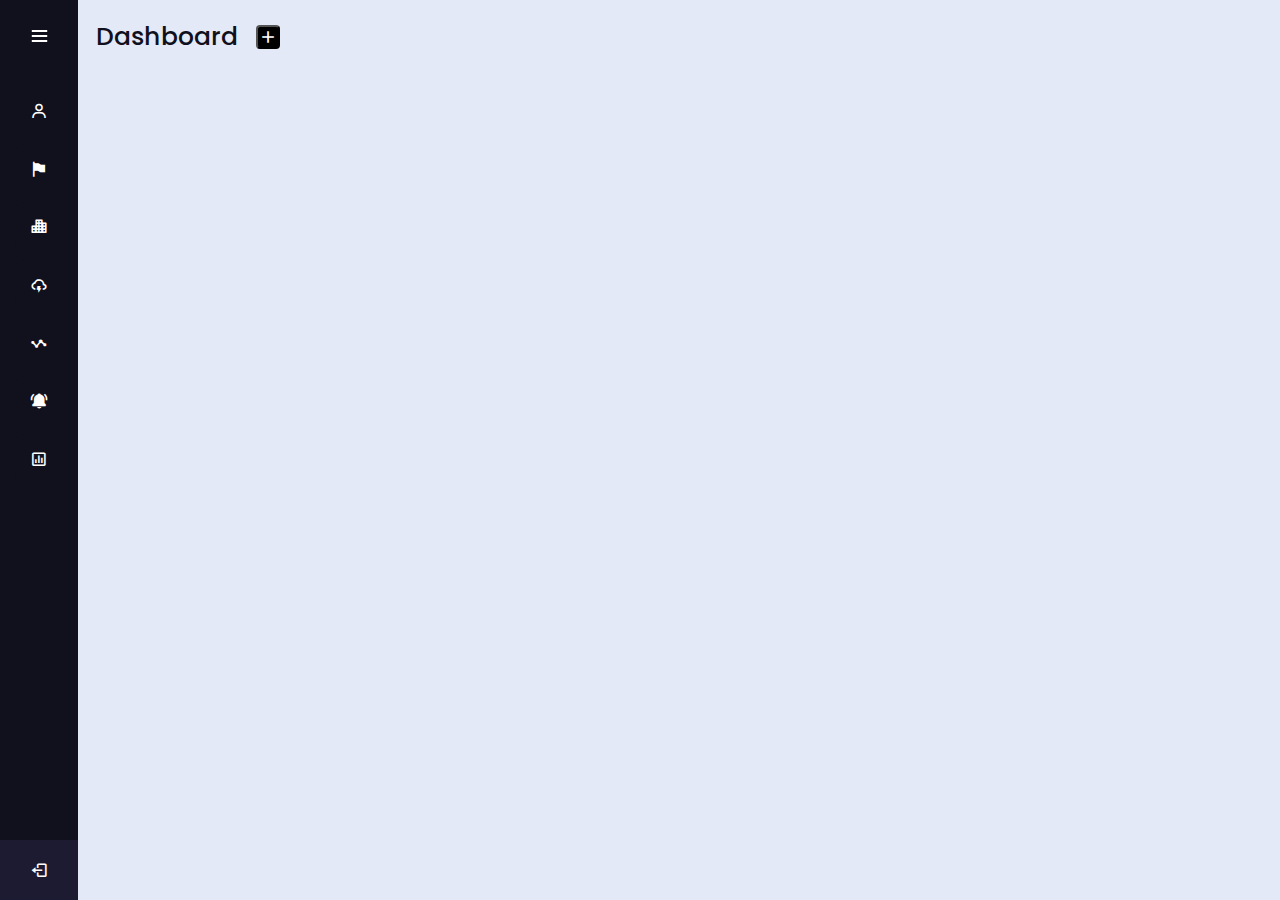
<file: admin.html>
<!DOCTYPE html>
<!-- Created by CodingLab |www.youtube.com/CodingLabYT-->
<html lang="en" dir="ltr">
  <head>
    <meta charset="UTF-8">
    <title> Admin Control </title>
    <link rel="stylesheet" href="admin.css">
    <!-- Boxicons CDN Link -->
    <link href='https://unpkg.com/boxicons@2.0.7/css/boxicons.min.css' rel='stylesheet'>
    <link href="https://fonts.googleapis.com/icon?family=Material+Icons" rel="stylesheet">
     <meta name="viewport" content="width=device-width, initial-scale=1.0">
     <style>
         table {
        width: 100%;
        border-collapse: collapse;
        font-family: Arial, sans-serif;
    }
    th, td {
        border: 1px solid #dddddd;
        text-align: left;
        padding: 8px;
    }
    th {
        background-color: #f2f2f2;
    }
    tr:nth-child(even) {
        background-color: #f2f2f2;
    }
    tr:hover {
        background-color: #ddd;
    }
     </style>
   </head>
<body>
  <div class="sidebar">
    <div class="logo-details">
      <!--<i class='bx bxl-skype' ></i>-->
        <div class="logo_name">SkyWatcher</div>
        <i class='bx bx-menu' id="btn" ></i>
    </div>
    <ul class="nav-list">
      <li style="display: none;">
          <i class='bx bx-search' ></i>
         <input type="text" placeholder="Search...">
         <span class="tooltip">Search</span>
      </li>
      <li style="display: none;">
        <a href="#" data-action="Dashboard">
          <i class='bx bx-grid-alt'></i>
          <span class="links_name">Dashboard</span>
        </a>
         <span class="tooltip">Dashboard</span>
      </li>
      <li>
       <a href="#" data-action="users">
         <i class='bx bx-user' ></i>
         <span class="links_name">Users</span>
       </a>
       <span class="tooltip">Users</span>
     </li>
     <li>
       <a href="#" data-action="country">
        <i class='bx bxs-flag-alt' ></i>
         <span class="links_name">Country</span>
       </a>
       <span class="tooltip">Country</span>
     </li>
     <li>
       <a href="#" data-action="city">
        <i class='bx bxs-city' ></i>
         <span class="links_name">City</span>
       </a>
       <span class="tooltip">City</span>
     </li>
     <li>
       <a href="#" data-action="weatherd">
        <i class='bx bx-cloud-lightning' ></i>
         <span class="links_name">Weather Details</span>
       </a>
       <span class="tooltip">Weather Details</span>
     </li>
     <li>
       <a href="#" data-action="forecasts">
        <i class='bx bx-stats' ></i>
         <span class="links_name">Forecasts</span>
       </a>
       <span class="tooltip">Forecasts</span>
     </li>
     <li>
       <a href="#" data-action="alerts">
        <i class='bx bxs-bell-ring' ></i>
         <span class="links_name">Alerts</span>
       </a>
       <span class="tooltip">Alerts</span>
     </li>
     <li>
       <a href="#" data-action="conditions">
        <i class='bx bx-bar-chart-square'></i>
         <span class="links_name">Conditions</span>
       </a>
       <span class="tooltip">Conditions</span>
     </li>
     <li class="profile">
         <div class="profile-details">
           <!--<img src="profile.jpg" alt="profileImg">-->
           <div class="name_job">
             <div class="name">Soham Shah</div>
             <div class="job">Student</div>
           </div>
         </div>
         <i class='bx bx-log-out' id="log_out" ></i>
     </li>
    </ul>
  </div>
  <section class="home-section">
    <div class="horizontal">
      <div class="text" id="tit">Dashboard</div>
      <button class="icon" style="background-color: black; border-radius: 4px;" onclick="forward()">add</button>
    </div>
<table id="dataTable" border="1">
  <thead>
    <tr id="tableHeader"></tr>
  </thead>
  <tbody id="tableBody"></tbody>
</table>

  </section>
  <script>
  let sidebar = document.querySelector(".sidebar");
  let closeBtn = document.querySelector("#btn");
  let searchBtn = document.querySelector(".bx-search");
  const queryString = window.location.search;

const urlParams = new URLSearchParams(queryString);

const admin = urlParams.get('admin');
const user = urlParams.get('user');

function forward()
{
    window.location.href = `popup.html?admin=yes&user=${user}`;
}

function createHeaderRow(data) {
    const tableHeader = document.getElementById("dataTable").querySelector("thead");
    tableHeader.innerHTML = ""; // Clear any existing headers

    if (data.length > 0) {
        const headers = ["Sr", ...Object.keys(data[0]), "Actions"]; // Add row number and actions headers
        const headerRow = document.createElement("tr");

        headers.forEach(header => {
            const th = document.createElement("th");
            th.textContent = header; // Set header text
            headerRow.appendChild(th);
        });

        // Append the header row to the thead
        tableHeader.appendChild(headerRow);
    }
}

function updateTable(data, currentTable) {
    // Update header row
    createHeaderRow(data);
    
    const tableBody = document.getElementById("dataTable").querySelector("tbody");
    tableBody.innerHTML = ""; // Clear any existing rows

    data.forEach((item, index) => {
        const row = document.createElement("tr");

        // Create and append row number cell
        const rowNumberCell = document.createElement("td");
        rowNumberCell.textContent = index + 1; // Row number starts at 1
        row.appendChild(rowNumberCell);

        // Create table cells for data
        Object.values(item).forEach((value) => {
            const cell = document.createElement("td");
            cell.textContent = value;
            row.appendChild(cell);
        });

        // Create and append delete icon cell
        const deleteCell = document.createElement("td");
        const deleteIcon = document.createElement("span");
        deleteIcon.textContent = "🗑️"; // Unicode trash bin icon
        deleteIcon.style.cursor = "pointer";
        deleteIcon.addEventListener("click", () => deleteRow(index, Object.values(item)[0], currentTable)); // Pass index, column value, and table name
        deleteCell.appendChild(deleteIcon);
        row.appendChild(deleteCell);

        // Append the row to the table body
        tableBody.appendChild(row);
    });
}

// Function to delete a row based on index, column value, and current table
function deleteRow(rowIndex, columnValue, currentTable) {
    // Define dynamic action based on the current table
    const action = `delete${currentTable}`;

    // Send POST request to admin.php
    fetch('admin.php', {
        method: 'POST',
        headers: {
            'Content-Type': 'application/x-www-form-urlencoded'
        },
        body: new URLSearchParams({
            action: action,     // Dynamic action based on the current table
            index: rowIndex,
            value: columnValue  // Include the adjacent column value
        })
    })
    .then(response => response.text())
    .then(data => {
        console.log(data); // Log the response from the server

        // Remove the row from the table in the DOM
        const tableBody = document.getElementById("dataTable").querySelector("tbody");
        tableBody.deleteRow(rowIndex);
    })
    .catch(error => console.error('Error:', error));
}

function getdata(action) {
    fetch(`admin.php?action=${action}`)
    .then(response => response.json()) 
    .then(data => {
        console.log(data);
        updateTable(data);
        // Additional code to dynamically display the table with `data` can be added here
    })
    .catch(error => console.error('Error:', error));
}

  document.getElementById('log_out').addEventListener('click', function()
    {
        window.location.href = `index.html?admin=yes&user=${user}`;
    });

  closeBtn.addEventListener("click", ()=>{
    sidebar.classList.toggle("open");
    menuBtnChange();//calling the function(optional)
  });

  searchBtn.addEventListener("click", ()=>{ // Sidebar open when you click on the search iocn
    sidebar.classList.toggle("open");
    menuBtnChange(); //calling the function(optional)
  });

  document.querySelectorAll('.nav-list a').forEach(item => {
    item.addEventListener('click', event => {
      event.preventDefault(); // Prevent default link behavior
      const action = item.getAttribute('data-action');
      getdata(action); // Call getdata with the action value
    });
  });

  // following are the code to change sidebar button(optional)
  function menuBtnChange() {
   if(sidebar.classList.contains("open")){
     closeBtn.classList.replace("bx-menu", "bx-menu-alt-right");//replacing the iocns class
   }else {
     closeBtn.classList.replace("bx-menu-alt-right","bx-menu");//replacing the iocns class
   }
  }
  </script>
</body>
</html>
</file>
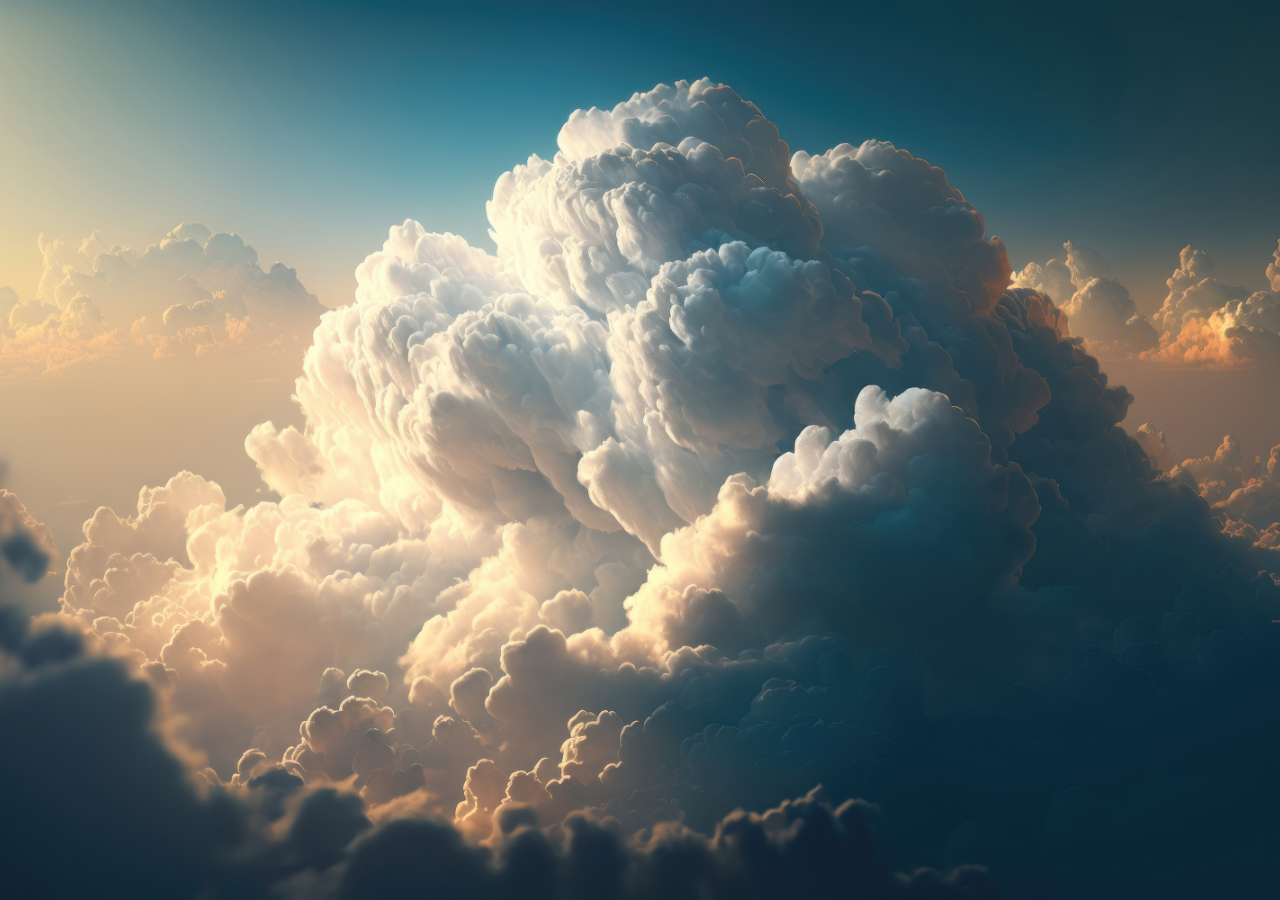
<file: lightning.html>
<!DOCTYPE html>
<html lang="en">
<head>
  <meta charset="UTF-8">
  <meta http-equiv="X-UA-Compatible" content="IE=edge">
  <meta name="viewport" content="width=device-width, initial-scale=1.0">
  <title>SkyWatcher</title>
  <style>
    body {
      margin: 0;
      padding: 0;
      min-height: 100vh;
      background-image: url('Images/cloudy.jpg'); /* Your background image */
      background-size: cover;
      background-position: center;
      position: relative;
      overflow: hidden;
    }

    /* Lightning effect */
    .lightning-effect::before {
      content: "";
      position: absolute;
      width: 100%;
      height: 100%;
      background-image: url('Images/lightining.png'); /* Use the main lightning image */
      top: 0;
      left: 0;
      animation: lightning 4s linear infinite;
      opacity: 0;
    }

    @keyframes lightning {
      0%, 20%, 30%, 100% {
        opacity: 0;
      }
      21%, 31% {
        opacity: 1;
      }
      25%, 35% {
        opacity: 0;
      }
    }
  </style>
</head>
<body>
  <!-- Lightning effect container -->
  <div class="lightning-effect"></div>

  <script>
    // You can add the random lightning code here if needed,
    // Or use just the CSS-based effect if you're only showing one lightning image.
  </script>
</body>
</html>
</file>
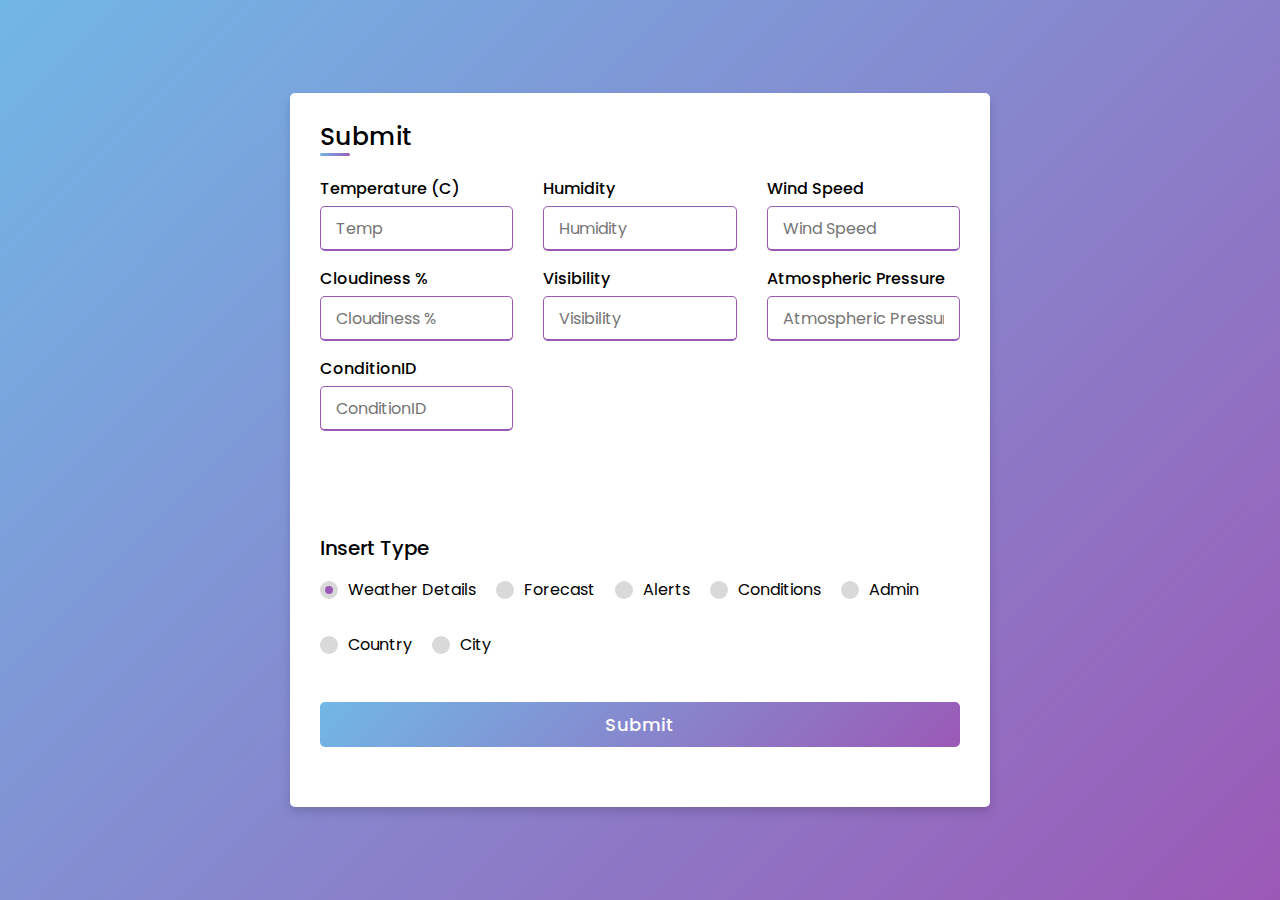
<file: popup.html>
<!DOCTYPE html>
<html lang="en" dir="ltr">
<head>
  <meta charset="UTF-8">
  <meta name="viewport" content="width=device-width, initial-scale=1.0">
  <title> Add a Record </title>
  <link rel="stylesheet" href="pop.css">
</head>
<body>

  <div class="container">
    <div class="title">Submit</div>
    <div class="content">
      <form action="popup.php" method="POST" id="submitform">
        <input type="hidden" name="action" value="Weather Details" id="a">
        <input type="hidden" name="iconcode" value="0" id="iconc">
        <div class="user-details">
        
          <div class="input-box" id="temp">
            <span class="details">Temperature (C)</span>
            <input type="number" placeholder="Temp" name="temp">
          </div>

          <div class="input-box" id="humid">
            <span class="details">Humidity</span>
            <input type="number" placeholder="Humidity" name="humid">
          </div>

          <div class="input-box" id="windspeed">
            <span class="details">Wind Speed</span>
            <input type="number" placeholder="Wind Speed" name="windspeed">
          </div>

          <div class="input-box" id="countryname">
            <span class="details">Country Name</span>
            <input type="name" placeholder="Country Name" name="countryname">
          </div>

          <div class="input-box" id="latitude">
            <span class="details">Latitude</span>
            <input type="number" step="0.02" placeholder="Latitutde" name="latitude">
          </div>

          <div class="input-box" id="longitude">
            <span class="details">Longitude</span>
            <input type="number" step="0.01" placeholder="Longitude" name="longitude">
          </div>

          <div class="input-box" id="countryid">
            <span class="details">CountryID</span>
            <input type="number" placeholder="Country ID" name="countryid">
          </div>

          <div class="input-box" id="timeselect">
            <span class="details">Time</span>
            <input type="time" placeholder="Time" name="timeselect">
          </div>

          <div class="input-box" id="state">
            <span class="details">State</span>
            <input type="name" placeholder="State" name="state">
          </div>

          <div class="input-box" id="cityname">
            <span class="details">City Name</span>
            <input type="name" placeholder="City Name" name="cityname">
          </div>

          <div class="input-box" id="cloud">
            <span class="details">Cloudiness %</span>
            <input type="number" placeholder="Cloudiness %" name="cloudiness">
          </div>

          <div class="input-box" id="visible">
            <span class="details">Visibility</span>
            <input type="number" placeholder="Visibility" name="visibility">
          </div>

          <div class="input-box" id="pressure">
            <span class="details">Atmospheric Pressure</span>
            <input type="number" placeholder="Atmospheric Pressure" name="pressure">
          </div>

          <div class="input-box" id="cityid">
            <span class="details">CityID</span>
            <input type="number" placeholder="CityID" name="cityid">
          </div>

          <div class="input-box" id="conditionid">
            <span class="details">ConditionID</span>
            <input type="number" placeholder="ConditionID" name="conditionid">
          </div>

          <div class="input-box" id="weatherid">
            <span class="details">WeatherID</span>
            <input type="number" placeholder="WeatherID" name="weatherid">
          </div>

          <div class="input-box" id="date">
            <span class="details">Date</span>
            <input type="date" placeholder="" name="wdate">
          </div>

          <div class="input-box" id="username">
            <span class="details">Username</span>
            <input type="name" placeholder="Username" name="username">
          </div>

          <div class="input-box" id="password">
            <span class="details">Password</span>
            <input type="name" placeholder="Password" name="password">
          </div>

          <div class="input-box" id="firstname">
            <span class="details">FirstName</span>
            <input type="name" placeholder="FirstName" name="firstname">
          </div>
          
          <div class="input-box" id="lastname">
            <span class="details">LastName</span>
            <input type="name" placeholder="LastName" name="lastname">
          </div>
        </div>

        <div style="display: flex; gap: 50px;">
        <div class="select-box" id="conditiontype">
            <select name="sconditiontype" id="sconditiontype" onchange="optionChanged()">
              <option hidden>Condition Type</option>
              <option value="Rain">Rain</option>
              <option value="Breeze">Breeze</option>
              <option value="Snow">Snow</option>
              <option value="Drizzle">Drizzle</option>
              <option value="Thunder">Thunder</option>
              <option value="Clouds">Cloudy</option>
              <option value="Clear Sky">Clear Sky</option>
            </select>
          </div>

          <div class="select-box" id="alerttype">
            <select name="salerttype">
              <option hidden>Alert Type</option>
              <option value="Flood">Flood</option>
              <option value="Warning">Warning</option>
              <option value="Earthquake">Earthquake</option>
            </select>
          </div>
        </div>
        <br>

        <div class="conditions">
            <div class="input-box" id="conditionexp">
                <span class="details">Condition Explanation</span>
                <input type="text" placeholder="Summary" name="conditionexp" >
              </div>
        </div>

        <br>
        <div class="conditions">
            <div class="input-box" id="alertdesc">
                <span class="details">Alert description</span>
                <input type="text" placeholder="Description of Alert" name="alertdes">
              </div>
        </div>

        <br>
        
        <div class="gender-details">
            <input type="radio" name="insertType" id="dot-1" value="Weather Details" checked>
            <input type="radio" name="insertType" id="dot-2" value="Forecast">
            <input type="radio" name="insertType" id="dot-3" value="Alerts">
            <input type="radio" name="insertType" id="dot-4" value="Conditions">
            <input type="radio" name="insertType" id="dot-5" value="Admin">
            <input type="radio" name="insertType" id="dot-6" value="Country">
            <input type="radio" name="insertType" id="dot-7" value="City">
            <span class="gender-title">Insert Type</span>
            <div class="category">
              <label for="dot-1">
                <span class="dot one"></span>
                <span class="gender">Weather Details</span>
              </label>
              <label for="dot-2">
                <span class="dot two"></span>
                <span class="gender">Forecast</span>
              </label>
              <label for="dot-3">
                <span class="dot three"></span>
                <span class="gender">Alerts</span>
              </label>
              <label for="dot-4">
                <span class="dot four"></span>
                <span class="gender">Conditions</span>
              </label>
              <label for="dot-5">
                <span class="dot five"></span>
                <span class="gender">Admin</span>
              </label>
              <label for="dot-6">
                <span class="dot six"></span>
                <span class="gender">Country</span>
              </label>
              <label for="dot-7">
                <span class="dot seven"></span>
                <span class="gender">City</span>
              </label>
            </div>
          </div>

        <div class="button">
          <input type="submit" value="Submit">
        </div>
      </form>
    </div>
  </div>

  <script>
    var action = "weatherdetails";
    document.addEventListener('DOMContentLoaded', function() {

      showeather();
    // Get all radio buttons with the name 'insertType'
    document.getElementById('submitform').addEventListener('submit', function(e) {
      e.preventDefault(); // Prevent the form from submitting the traditional way
      
      const formData = new FormData(this); // Capture form data

      // Make the fetch request to the PHP file
      fetch('popup.php', {
        method: 'POST',
        body: formData,
      })
      .then(response => response.text())
      .then(data => {
        // You can now handle the response from the PHP file here
        console.log(data); // For debugging, check what the server returns
        alert("Record Inserted Successfully!"); // Provide feedback to the user
      })
      .catch(error => {
        console.error('Error:', error);
        alert("Failed to Insert Record");
      });
    });

    const radioButtons = document.querySelectorAll('input[name="insertType"]');
    var selected = "";

    const checkedRadio = document.querySelector('input[name="insertType"]:checked');
    if (checkedRadio) {
        checkedRadio.dispatchEvent(new Event('change'));  // Trigger the event on page load
    }
    // Add event listeners to each radio button
    radioButtons.forEach(radio => {
      radio.addEventListener('change', function() {
        document.getElementById('humid').style.display = 'block';
        document.getElementById('temp').style.display = 'block';
        document.getElementById('cloud').style.display = 'block';
        document.getElementById('visible').style.display = 'block';
        document.getElementById('pressure').style.display = 'block';
        document.getElementById('cityid').style.display = 'block';
        document.getElementById('conditionid').style.display = 'block';
        document.getElementById('weatherid').style.display = 'block';
        document.getElementById('windspeed').style.display = 'block';
        document.getElementById('conditionexp').style.display = 'block';
        document.getElementById('alertdesc').style.display = 'block';
        document.getElementById('conditiontype').style.display = 'block';
        document.getElementById('alerttype').style.display = 'block';
        document.getElementById('date').style.display = 'block';
        document.getElementById('countryid').style.display = 'block';
        document.getElementById('cityname').style.display = 'block';
        document.getElementById('latitude').style.display = 'block';
        document.getElementById('longitude').style.display = 'block';
        document.getElementById('state').style.display = 'block';
        document.getElementById('countryname').style.display = 'block';
        document.getElementById('timeselect').style.display = 'block';
        document.getElementById('firstname').style.display = 'block';
        document.getElementById('lastname').style.display = 'block';
        document.getElementById('username').style.display = 'block';
        document.getElementById('password').style.display = 'block';
        action = this.value;
        document.getElementById('a').value = action;
        if (this.checked) {
          selected = this.value;
          console.log(selected == "Weather Details");
          if(selected == "Weather Details")
          {
            showeather();
          }
          else if(selected == "Conditions")
          {
            document.getElementById('humid').style.display = 'none';
        document.getElementById('temp').style.display = 'none';
        document.getElementById('cloud').style.display = 'none';
        document.getElementById('visible').style.display = 'none';
        document.getElementById('pressure').style.display = 'none';
        document.getElementById('cityid').style.display = 'none';
        document.getElementById('conditionid').style.display = 'none';
        document.getElementById('weatherid').style.display = 'none';
        document.getElementById('windspeed').style.display = 'none';
        document.getElementById('alerttype').style.display = 'none';
        document.getElementById('alertdesc').style.display = 'none';
        document.getElementById('date').style.display = 'none';
        document.getElementById('countryid').style.display = 'none';
        document.getElementById('cityname').style.display = 'none';
        document.getElementById('latitude').style.display = 'none';
        document.getElementById('longitude').style.display = 'none';
        document.getElementById('state').style.display = 'none';
        document.getElementById('countryname').style.display = 'none';
        document.getElementById('timeselect').style.display = 'none';
        document.getElementById('firstname').style.display = 'none';
        document.getElementById('lastname').style.display = 'none';
        document.getElementById('username').style.display = 'none';
        document.getElementById('password').style.display = 'none';
          }
          else if(selected == "Alerts")
          {
            document.getElementById('humid').style.display = 'none';
        document.getElementById('temp').style.display = 'none';
        document.getElementById('cloud').style.display = 'none';
        document.getElementById('visible').style.display = 'none';
        document.getElementById('pressure').style.display = 'none';
        document.getElementById('conditionid').style.display = 'none';
        document.getElementById('weatherid').style.display = 'none';
        document.getElementById('windspeed').style.display = 'none';
        document.getElementById('conditionexp').style.display = 'none';
        document.getElementById('conditiontype').style.display = 'none';
        document.getElementById('date').style.display = 'none';
        document.getElementById('countryid').style.display = 'none';
        document.getElementById('cityname').style.display = 'none';
        document.getElementById('latitude').style.display = 'none';
        document.getElementById('longitude').style.display = 'none';
        document.getElementById('state').style.display = 'none';
        document.getElementById('countryname').style.display = 'none';
        document.getElementById('timeselect').style.display = 'none';
        document.getElementById('firstname').style.display = 'none';
        document.getElementById('lastname').style.display = 'none';
        document.getElementById('username').style.display = 'none';
        document.getElementById('password').style.display = 'none';
          }
        else if(selected == "Forecast")
        {
          document.getElementById('humid').style.display = 'none';
        document.getElementById('temp').style.display = 'none';
        document.getElementById('cloud').style.display = 'none';
        document.getElementById('visible').style.display = 'none';
        document.getElementById('pressure').style.display = 'none';
        document.getElementById('alerttype').style.display = 'none';
        document.getElementById('alertdesc').style.display = 'none';
        document.getElementById('windspeed').style.display = 'none';
        document.getElementById('conditionexp').style.display = 'none';
        document.getElementById('conditiontype').style.display = 'none';
        document.getElementById('conditionid').style.display = 'none';
        document.getElementById('countryid').style.display = 'none';
        document.getElementById('cityname').style.display = 'none';
        document.getElementById('latitude').style.display = 'none';
        document.getElementById('longitude').style.display = 'none';
        document.getElementById('state').style.display = 'none';
        document.getElementById('countryname').style.display = 'none';
        document.getElementById('firstname').style.display = 'none';
        document.getElementById('lastname').style.display = 'none';
        document.getElementById('username').style.display = 'none';
        document.getElementById('password').style.display = 'none';
        }
        else if(selected == "Admin")
        {
          document.getElementById('humid').style.display = 'none';
        document.getElementById('temp').style.display = 'none';
        document.getElementById('cloud').style.display = 'none';
        document.getElementById('visible').style.display = 'none';
        document.getElementById('pressure').style.display = 'none';
        document.getElementById('alerttype').style.display = 'none';
        document.getElementById('alertdesc').style.display = 'none';
        document.getElementById('windspeed').style.display = 'none';
        document.getElementById('conditionexp').style.display = 'none';
        document.getElementById('conditiontype').style.display = 'none';
        document.getElementById('conditionid').style.display = 'none';
        document.getElementById('weatherid').style.display = 'none';
        document.getElementById('cityid').style.display = 'none';
        document.getElementById('countryid').style.display = 'none';
        document.getElementById('cityname').style.display = 'none';
        document.getElementById('latitude').style.display = 'none';
        document.getElementById('longitude').style.display = 'none';
        document.getElementById('state').style.display = 'none';
        document.getElementById('countryname').style.display = 'none';
        document.getElementById('timeselect').style.display = 'none';
        document.getElementById('date').style.display = 'none';
        }
        else if(selected == "Country")
        {
          document.getElementById('humid').style.display = 'none';
        document.getElementById('temp').style.display = 'none';
        document.getElementById('cloud').style.display = 'none';
        document.getElementById('visible').style.display = 'none';
        document.getElementById('pressure').style.display = 'none';
        document.getElementById('alerttype').style.display = 'none';
        document.getElementById('alertdesc').style.display = 'none';
        document.getElementById('windspeed').style.display = 'none';
        document.getElementById('conditionexp').style.display = 'none';
        document.getElementById('conditiontype').style.display = 'none';
        document.getElementById('cityid').style.display = 'none';
        document.getElementById('countryid').style.display = 'none';
        document.getElementById('cityname').style.display = 'none';
        document.getElementById('state').style.display = 'none';
        document.getElementById('conditionid').style.display = 'none';
        document.getElementById('weatherid').style.display = 'none';
        document.getElementById('date').style.display = 'none';
        document.getElementById('timeselect').style.display = 'none';
        document.getElementById('firstname').style.display = 'none';
        document.getElementById('lastname').style.display = 'none';
        document.getElementById('username').style.display = 'none';
        document.getElementById('password').style.display = 'none';
        }
        else if(selected == "City")
        {
          document.getElementById('humid').style.display = 'none';
        document.getElementById('temp').style.display = 'none';
        document.getElementById('cloud').style.display = 'none';
        document.getElementById('visible').style.display = 'none';
        document.getElementById('pressure').style.display = 'none';
        document.getElementById('alerttype').style.display = 'none';
        document.getElementById('alertdesc').style.display = 'none';
        document.getElementById('windspeed').style.display = 'none';
        document.getElementById('conditionexp').style.display = 'none';
        document.getElementById('conditiontype').style.display = 'none';
        document.getElementById('cityid').style.display = 'none';
        document.getElementById('longitude').style.display = 'none';
        document.getElementById('countryname').style.display = 'none';
        document.getElementById('latitude').style.display = 'none';
        document.getElementById('conditionid').style.display = 'none';
        document.getElementById('weatherid').style.display = 'none';
        document.getElementById('date').style.display = 'none';
        document.getElementById('timeselect').style.display = 'none';
        document.getElementById('firstname').style.display = 'none';
        document.getElementById('lastname').style.display = 'none';
        document.getElementById('username').style.display = 'none';
        document.getElementById('password').style.display = 'none';
        }
        }
      });
    });
  });

  function showeather()
  {
    document.getElementById('conditionexp').style.display = 'none';
            document.getElementById('alertdesc').style.display = 'none';
            document.getElementById('conditiontype').style.display = 'none';
            document.getElementById('alerttype').style.display = 'none';
            document.getElementById('date').style.display = 'none';
            document.getElementById('countryid').style.display = 'none';
        document.getElementById('cityname').style.display = 'none';
        document.getElementById('latitude').style.display = 'none';
        document.getElementById('longitude').style.display = 'none';
        document.getElementById('state').style.display = 'none';
        document.getElementById('countryname').style.display = 'none';
        document.getElementById('cityid').style.display = 'none';
        //document.getElementById('conditionid').style.display = 'none';
        document.getElementById('weatherid').style.display = 'none';
        document.getElementById('timeselect').style.display = 'none';
        document.getElementById('firstname').style.display = 'none';
        document.getElementById('lastname').style.display = 'none';
        document.getElementById('username').style.display = 'none';
        document.getElementById('password').style.display = 'none';
  }

  function optionChanged() {
    var selectedOption = document.getElementById("sconditiontype").value;
    var values = 0;
    switch(selectedOption)
    {
      case "Cloudy": values = 0;
      break;
      case "Rain" : values= 3;
      break;
      case "Breeze" : values = 1;
      break;
      case "Snow" : values = 2;
      break;
      case "Drizzle" : values = 4;
      break;
      case "Thunder" : values = 5;
      break;
      default : values=6;

    }
    document.getElementById('iconc').value = values;
}

  </script>

</body>
</html>
</file>
<file: admin.css>
/* Google Font Link */
@import url('https://fonts.googleapis.com/css2?family=Poppins:wght@200;300;400;500;600;700&display=swap');
*{
  margin: 0;
  padding: 0;
  box-sizing: border-box;
  font-family: "Poppins" , sans-serif;
}
.sidebar{
  position: fixed;
  left: 0;
  top: 0;
  height: 100%;
  width: 78px;
  background: #11101D;
  padding: 6px 14px;
  z-index: 99;
  transition: all 0.5s ease;
}
.sidebar.open{
  width: 250px;
}
.sidebar .logo-details{
  height: 60px;
  display: flex;
  align-items: center;
  position: relative;
}
.sidebar .logo-details .icon{
  opacity: 0;
  transition: all 0.5s ease;
}
.sidebar .logo-details .logo_name{
  color: #fff;
  font-size: 20px;
  font-weight: 600;
  opacity: 0;
  transition: all 0.5s ease;
}
.sidebar.open .logo-details .icon,
.sidebar.open .logo-details .logo_name{
  opacity: 1;
}
.sidebar .logo-details #btn{
  position: absolute;
  top: 50%;
  right: 0;
  transform: translateY(-50%);
  font-size: 22px;
  transition: all 0.4s ease;
  font-size: 23px;
  text-align: center;
  cursor: pointer;
  transition: all 0.5s ease;
}
.sidebar.open .logo-details #btn{
  text-align: right;
}
.sidebar i{
  color: #fff;
  height: 60px;
  min-width: 50px;
  font-size: 28px;
  text-align: center;
  line-height: 60px;
}
.sidebar .nav-list{
  margin-top: 20px;
  height: 100%;
}
.sidebar li{
  position: relative;
  margin: 8px 0;
  list-style: none;
}
.sidebar li .tooltip{
  position: absolute;
  top: -20px;
  left: calc(100% + 15px);
  z-index: 3;
  background: #fff;
  box-shadow: 0 5px 10px rgba(0, 0, 0, 0.3);
  padding: 6px 12px;
  border-radius: 4px;
  font-size: 15px;
  font-weight: 400;
  opacity: 0;
  white-space: nowrap;
  pointer-events: none;
  transition: 0s;
}
.sidebar li:hover .tooltip{
  opacity: 1;
  pointer-events: auto;
  transition: all 0.4s ease;
  top: 50%;
  transform: translateY(-50%);
}
.sidebar.open li .tooltip{
  display: none;
}
.sidebar input{
  font-size: 15px;
  color: #FFF;
  font-weight: 400;
  outline: none;
  height: 50px;
  width: 100%;
  width: 50px;
  border: none;
  border-radius: 12px;
  transition: all 0.5s ease;
  background: #1d1b31;
}
.sidebar.open input{
  padding: 0 20px 0 50px;
  width: 100%;
}
.sidebar .bx-search{
  position: absolute;
  top: 50%;
  left: 0;
  transform: translateY(-50%);
  font-size: 22px;
  background: #1d1b31;
  color: #FFF;
}
.sidebar.open .bx-search:hover{
  background: #1d1b31;
  color: #FFF;
}
.sidebar .bx-search:hover{
  background: #FFF;
  color: #11101d;
}
.sidebar li a{
  display: flex;
  height: 100%;
  width: 100%;
  border-radius: 12px;
  align-items: center;
  text-decoration: none;
  transition: all 0.4s ease;
  background: #11101D;
}
.sidebar li a:hover{
  background: #FFF;
}
.sidebar li a .links_name{
  color: #fff;
  font-size: 15px;
  font-weight: 400;
  white-space: nowrap;
  opacity: 0;
  pointer-events: none;
  transition: 0.4s;
}
.sidebar.open li a .links_name{
  opacity: 1;
  pointer-events: auto;
}
.sidebar li a:hover .links_name,
.sidebar li a:hover i{
  transition: all 0.5s ease;
  color: #11101D;
}
.sidebar li i{
  height: 50px;
  line-height: 50px;
  font-size: 18px;
  border-radius: 12px;
}
.sidebar li.profile{
  position: fixed;
  height: 60px;
  width: 78px;
  left: 0;
  bottom: -8px;
  padding: 10px 14px;
  background: #1d1b31;
  transition: all 0.5s ease;
  overflow: hidden;
}
.sidebar.open li.profile{
  width: 250px;
}
.sidebar li .profile-details{
  display: flex;
  align-items: center;
  flex-wrap: nowrap;
}
.sidebar li img{
  height: 45px;
  width: 45px;
  object-fit: cover;
  border-radius: 6px;
  margin-right: 10px;
}
.sidebar li.profile .name,
.sidebar li.profile .job{
  font-size: 15px;
  font-weight: 400;
  color: #fff;
  white-space: nowrap;
}
.sidebar li.profile .job{
  font-size: 12px;
}
.sidebar .profile #log_out{
  position: absolute;
  top: 50%;
  right: 0;
  transform: translateY(-50%);
  background: #1d1b31;
  width: 100%;
  height: 60px;
  line-height: 60px;
  border-radius: 0px;
  transition: all 0.5s ease;
}
.sidebar.open .profile #log_out{
  width: 50px;
  background: none;
}
.home-section{
  position: relative;
  background: #E4E9F7;
  min-height: 100vh;
  top: 0;
  left: 78px;
  width: calc(100% - 78px);
  transition: all 0.5s ease;
  z-index: 2;
}
.sidebar.open ~ .home-section{
  left: 250px;
  width: calc(100% - 250px);
}
.home-section .text{
  display: inline-block;
  color: #11101d;
  font-size: 25px;
  font-weight: 500;
  margin: 18px
}
@media (max-width: 420px) {
  .sidebar li .tooltip{
    display: none;
  }
}

.horizontal
{
  display: flex;
  align-content: center;
  align-items: center;
}

.icon {
    font-family: 'Material Icons';
    font-weight: normal;
    font-style: normal;
    font-size: 20px;  /* Preferred icon size */
    display: inline-block;
    line-height: 1;
    text-transform: none;
    letter-spacing: normal;
    word-wrap: normal;
    white-space: nowrap;
    direction: ltr;
    color: white;
    margin-right: 20px;
  
    /* Support for all WebKit browsers. */
    -webkit-font-smoothing: antialiased;
    /* Support for Safari and Chrome. */
    text-rendering: optimizeLegibility;
  
    /* Support for Firefox. */
    -moz-osx-font-smoothing: grayscale;
  
    /* Support for IE. */
    font-feature-settings: 'liga';
  }
</file>
<file: pop.css>
/* Importing Google Fonts - Poppins */
@import url('https://fonts.googleapis.com/css2?family=Poppins:wght@200;300;400;500;600;700&display=swap');

* {
  margin: 0;
  padding: 0;
  box-sizing: border-box;
  font-family: 'Poppins', sans-serif;
}

body {
  height: 100vh;
  display: flex;
  justify-content: center;
  align-items: center;
  padding: 10px;
  background: linear-gradient(135deg, #71b7e6, #9b59b6);
}

.container {
  max-width: 700px;
  width: 100%;
  background-color: #fff;
  padding: 25px 30px;
  border-radius: 5px;
  box-shadow: 0 5px 10px rgba(0, 0, 0, 0.15);
}

.container .title {
  font-size: 25px;
  font-weight: 500;
  position: relative;
}

.container .title::before {
  content: "";
  position: absolute;
  left: 0;
  bottom: 0;
  height: 3px;
  width: 30px;
  border-radius: 5px;
  background: linear-gradient(135deg, #71b7e6, #9b59b6);
}

.content form .user-details {
  display: flex;
  flex-wrap: wrap;
  justify-content: space-between;
  margin: 20px 0 12px 0;
}

form .user-details .input-box {
  margin-bottom: 15px;
  width: calc(100% / 3 - 20px);
}

form .input-box span.details {
  display: block;
  font-weight: 500;
  margin-bottom: 5px;
}

.user-details :where(.input-box input, .select-box) {
  height: 45px;
  width: 100%;
  outline: none;
  font-size: 16px;
  border-radius: 5px;
  padding-left: 15px;
  border: 1px solid #ccc;
  border-bottom-width: 2px;
  transition: all 0.3s ease;
}

.conditions .input-box input {
    height: 45px;
    width: 100%;
    outline: none;
    font-size: 16px;
    border-radius: 5px;
    padding-left: 15px;
    border: 1px solid #ccc;
    border-bottom-width: 2px;
    transition: all 0.3s ease;
  }

  .select-box {
    height: 45px;
    width: 50%;
    outline: none;
    font-size: 16px;
    border-radius: 5px;
    padding-left: 15px;
    border: 1px solid #ccc;
    border-bottom-width: 2px;
    transition: all 0.3s ease;
  }

  .select-box select {
    height: 100%;
    width: 90%;
    outline: none;
    border: none;
    color: #707070;
    font-size: 1rem;
  }


.user-details .input-box input:focus,
.user-details .input-box input:valid {
  border-color: #9b59b6;
}

form .gender-details .gender-title {
  font-size: 20px;
  font-weight: 500;
}

form .category {
  display: flex;
  flex-wrap: wrap; /* Allow wrapping */
  width: 100%; /* Take full container width */
  margin: 14px 0;
  justify-content: flex-start; /* Align items to the left */
  gap: 20px; /* Add space between labels */
}

form .category label {
  display: flex;
  align-items: center;
  cursor: pointer;
  margin-bottom: 10px; /* Add some margin to separate rows */
}

form .category label .dot {
  height: 18px;
  width: 18px;
  border-radius: 50%;
  margin-right: 10px;
  background: #d9d9d9;
  border: 5px solid transparent;
  transition: all 0.3s ease;
}

#dot-1:checked~.category label .one,
#dot-2:checked~.category label .two,
#dot-3:checked~.category label .three,
#dot-4:checked~.category label .four,
#dot-5:checked~.category label .five,
#dot-6:checked~.category label .six,
#dot-7:checked~.category label .seven {
  background: #9b59b6;
  border-color: #d9d9d9;
}

form input[type="radio"] {
  display: none;
}

form .button {
  height: 45px;
  margin: 35px 0
}

form .button input {
  height: 100%;
  width: 100%;
  border-radius: 5px;
  border: none;
  color: #fff;
  font-size: 18px;
  font-weight: 500;
  letter-spacing: 1px;
  cursor: pointer;
  transition: all 0.3s ease;
  background: linear-gradient(135deg, #71b7e6, #9b59b6);
}

form .button input:hover {
  background: linear-gradient(-135deg, #71b7e6, #9b59b6);
}

/* Responsive media query code for mobile devices */
@media(max-width: 584px) {
  .container {
    max-width: 100%;
  }

  form .user-details .input-box {
    margin-bottom: 15px;
    width: 100%;
  }

  form .category {
    width: 100%;
  }

  .content form .user-details {
    max-height: 300px;
    overflow-y: scroll;
  }

  .user-details::-webkit-scrollbar {
    width: 5px;
  }
}

/* Responsive media query code for mobile devices */
@media(max-width: 459px) {
  .container .content .category {
    flex-direction: column;
  }
}
</file>
